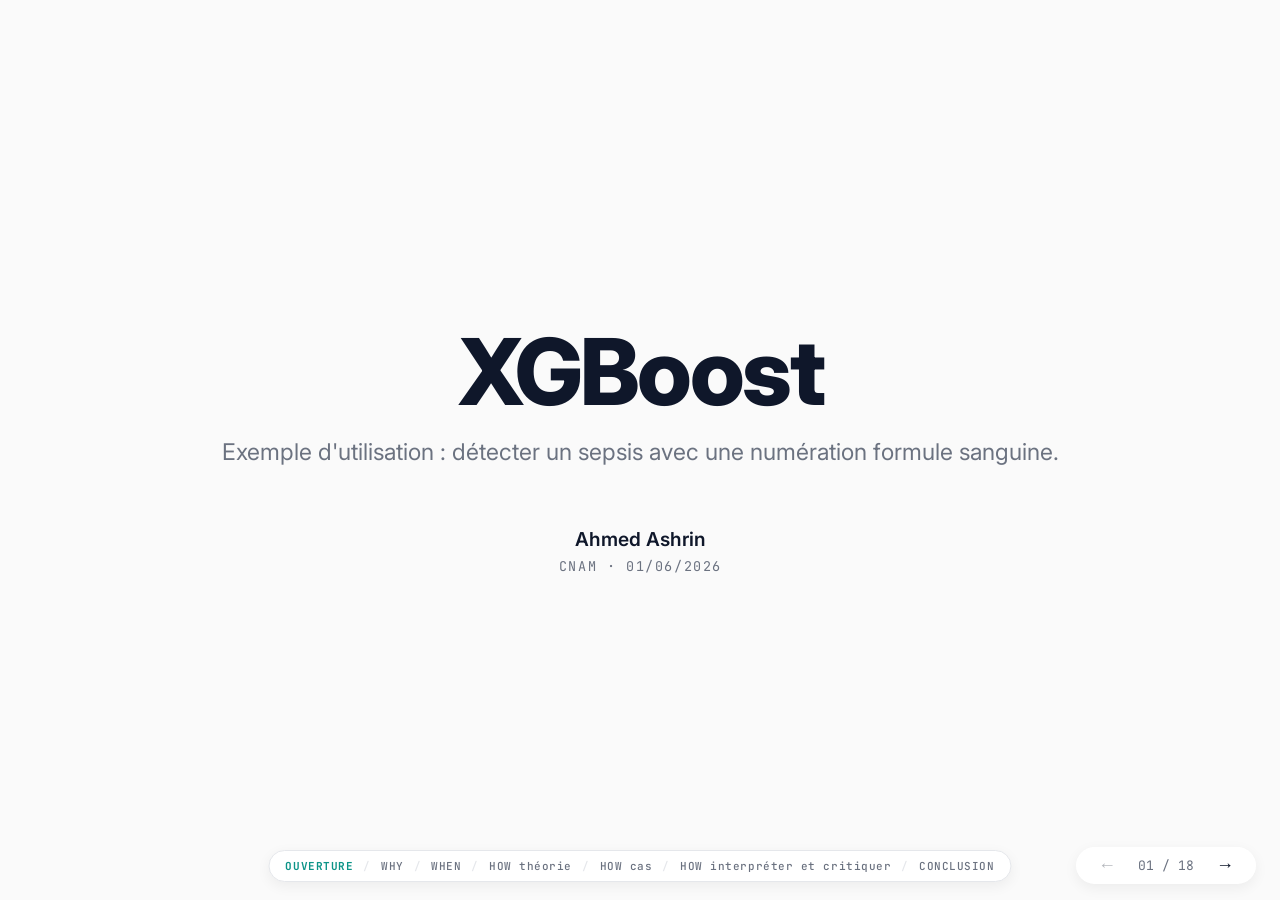
<file: index.html>
<!DOCTYPE html>
<html lang="fr">
<head>
  <meta charset="UTF-8">
  <meta name="viewport" content="width=device-width, initial-scale=1.0">
  <title>Détecter un sepsis avec une NFS</title>
  <link rel="preconnect" href="https://fonts.googleapis.com">
  <link rel="preconnect" href="https://fonts.gstatic.com" crossorigin>
  <link href="https://fonts.googleapis.com/css2?family=Inter:wght@300;400;500;600;700;800&family=JetBrains+Mono:wght@400;500&display=swap" rel="stylesheet">
  <link rel="stylesheet" href="assets/css/deck.css">
</head>
<body>
  <script>
    // Mode print : ?print=1 dans l'URL → empile toutes les slides et désactive
    // resize + nav. À utiliser avec Ctrl+P depuis Chrome pour exporter un PDF.
    if (location.search.indexOf('print') !== -1) {
      document.documentElement.classList.add('print-mode');
    }
  </script>
  <main class="deck">

    <!-- ============================================== S0 ============================================== -->
    <!-- ============================================== S_intro (titre) ============================================== -->
    <section class="slide active title-slide" data-slide="S_intro">
      <h1>XGBoost</h1>
      <div class="title-subtitle">Exemple d'utilisation : détecter un sepsis avec une numération formule sanguine.</div>
      <div class="title-meta">
        <div class="title-author">Ahmed Ashrin</div>
        CNAM &middot; 01/06/2026
      </div>
    </section>

    <!-- ============================================== S0 ============================================== -->
    <section class="slide" data-slide="S0">
      <h1>Détecter un sepsis avec une numération formule sanguine.</h1>
      <div class="subtitle">Cas clinique appliqué à XGBoost et SHAP.</div>
      <div class="phrase-cle-haut">
        Une NFS ordinaire, 11 paramètres, quelques euros : peut-elle anticiper qu'une hémoculture reviendra positive ?
      </div>
      <div class="meta-row">
        <div class="meta-item">
          <div class="meta-label">Données</div>
          <div class="meta-value">Simulées, ~20 000 épisodes</div>
        </div>
        <div class="meta-item">
          <div class="meta-label">Cohorte</div>
          <div class="meta-value">6,5 % d'hémocultures positives chez les patients hospitalisés avec suspicion de bactériémie</div>
        </div>
        <div class="meta-item">
          <div class="meta-label">Variables</div>
          <div class="meta-value">11 NFS et mode de prise en charge</div>
        </div>
      </div>
      <div class="callout-teal" style="margin-top:auto;">
        <em>« Ne pas faire d'IA à tout prix. »</em> Le vrai sujet : savoir critiquer XGBoost, pas démontrer qu'il marche.
      </div>
    </section>

    <!-- ============================================== S0b structure du dataset ============================================== -->
    <section class="slide" data-slide="S0b">
      <h1 style="font-size:38px;">Le dataset, en un coup d'œil.</h1>
      <div class="phrase-cle-haut" style="font-size:18px; margin-top:14px;">
        20 000 patients adultes simulés, 12 variables d'entrée + 1 cible binaire. Prévalence d'hémocultures positives autour de 6 % (la cohorte que l'on prélève en suspicion de bactériémie).
      </div>

      <div class="s0b-grid">
        <div class="s0b-cats">
          <div class="s0b-cat">
            <div class="s0b-cat-title">Lignée blanche et formule</div>
            <ul>
              <li><strong>leucocytes</strong> (globules blancs totaux), G/L</li>
              <li><strong>PNN</strong> (polynucléaires neutrophiles, les premiers à monter en infection bactérienne), G/L</li>
              <li><strong>lymphocytes</strong>, G/L</li>
              <li><strong>NLR</strong> (ratio neutrophiles sur lymphocytes, marqueur de stress immunitaire)</li>
              <li><strong>granuleux immatures</strong> (myélémie, présence et %)</li>
              <li><strong>éosinophiles</strong>, G/L · <strong>monocytes</strong>, G/L</li>
            </ul>
          </div>
          <div class="s0b-cat">
            <div class="s0b-cat-title">Lignée rouge et plaquettes</div>
            <ul>
              <li><strong>hémoglobine</strong>, g/dL</li>
              <li><strong>plaquettes</strong>, G/L</li>
              <li><strong>VPM</strong> (volume plaquettaire moyen, en fL, ~5 % manquants)</li>
              <li><strong>RDW</strong> (indice de distribution des globules rouges, mesure la variabilité de leur taille, en %, ~10 % manquants)</li>
            </ul>
          </div>
          <div class="s0b-cat">
            <div class="s0b-cat-title">Contexte et cible</div>
            <ul>
              <li><strong>mode de prise en charge</strong> : Hospitalisé / Domicile / Soins de suite</li>
              <li><strong>hémoculture positive</strong> : cible binaire 0 ou 1 (présence de bactérie dans le sang)</li>
            </ul>
          </div>
        </div>

        <div class="s0b-side">
          <div class="s0b-stat">
            <div class="s0b-stat-label">Lignes</div>
            <div class="s0b-stat-value">20 000</div>
          </div>
          <div class="s0b-stat">
            <div class="s0b-stat-label">Prévalence positifs</div>
            <div class="s0b-stat-value">~6 %</div>
          </div>
          <div class="s0b-stat">
            <div class="s0b-stat-label">Variables d'entrée</div>
            <div class="s0b-stat-value">12</div>
          </div>
          <div class="s0b-stat">
            <div class="s0b-stat-label">Manquants</div>
            <div class="s0b-stat-value">~13 %</div>
          </div>
        </div>
      </div>

      <div class="phrase-cle-bas" style="font-size:14px;">
        Tabulaire, manquants réalistes, classes déséquilibrées, cible binaire : exactement le profil de problème que XGBoost gère bien.
      </div>
    </section>

    <!-- ============================================== S1a ============================================== -->
    <section class="slide" data-slide="S1a">
      <h1 style="font-size:38px;">Pourquoi XGBoost ici, le plafond des modèles simples.</h1>
      <div class="phrase-cle-haut" style="font-size:18px; margin-top:18px;">
        Sur le sepsis, la chaîne régression logistique puis Random Forest bute toujours sur le même mur : un recall qui s'effondre dès qu'on respecte la prévalence réelle.
      </div>

      <div class="defs-box">
        <div><strong>Accuracy</strong> : taux global de prédictions correctes.</div>
        <div><strong>Recall</strong> (sensibilité) : VP / (VP + FN), part des vrais positifs détectés.</div>
        <div><strong>AUC-PR</strong> : aire sous la courbe précision-rappel, adaptée aux cibles rares.</div>
        <div><strong>class_weight</strong> : option qui pondère plus fort les patients positifs pendant l'entraînement, pour empêcher le modèle de prédire « négatif » partout face à une cible rare.</div>
      </div>

      <div class="s1a-grid">
        <table class="metrics" id="s1a-table">
          <thead>
            <tr><th>Modèle</th><th>Accuracy</th><th>Recall @ 0,5</th><th>AUC-PR</th></tr>
          </thead>
          <tbody id="s1a-tbody">
            <tr><td>Régression logistique, classes équilibrées 50/50</td><td class="num">–</td><td class="num">–</td><td class="num">–</td></tr>
            <tr><td>Régression logistique, vraie prévalence 6,5 %</td><td class="num">–</td><td class="num">–</td><td class="num">–</td></tr>
            <tr><td>Random Forest, vraie prévalence (class_weight)</td><td class="num">–</td><td class="num">–</td><td class="num">–</td></tr>
          </tbody>
        </table>
        <div id="leucocytes-u"></div>
      </div>

      <div class="warn-card">
        Le piège accuracy : un classifieur qui prédit « négatif » à tout le monde atteint déjà <strong>0,93</strong> d'accuracy en ignorant tous les patients positifs. L'accuracy ment quand la cible est rare.
      </div>

      <div class="phrase-cle-bas">
        D'où vient ce mur ? De trois obstacles concrets qu'aucun des deux modèles ne lève entièrement.
      </div>
    </section>

    <!-- ============================================== S1b ============================================== -->
    <section class="slide" data-slide="S1b">
      <h1>Trois obstacles cliniques, trois besoins méthodologiques.</h1>
      <div class="phrase-cle-haut">Le sepsis-NFS pose trois problèmes différents. XGBoost en règle un par levier paramétrique.</div>
      <div class="obstacles-3panels" id="obstacles-3panels"></div>
      <div class="phrase-cle-bas">
        RL : aucun des trois levé. RF : un et demi. XGBoost : les trois. C'est ce qui justifie de « sortir le bazooka » ici, pas ailleurs.
      </div>
    </section>

    <!-- ============================================== S2a ============================================== -->
    <section class="slide" data-slide="S2a">
      <h1>Quand sortir XGBoost, quand s'abstenir.</h1>
      <div class="phrase-cle-haut">XGBoost n'est pas une réponse par défaut. C'est une réponse à un profil de problème précis.</div>
      <table class="compare">
        <thead>
          <tr><th>XGBoost est adapté quand...</th><th>XGBoost n'est PAS le bon choix quand...</th></tr>
        </thead>
        <tbody>
          <tr><td>Données tabulaires (lignes × colonnes)</td><td>Images, texte, audio (deep learning)</td></tr>
          <tr><td>Relations non linéaires, interactions entre variables</td><td>Relations linéaires propres (RL suffit)</td></tr>
          <tr><td>Données manquantes structurelles</td><td>Dataset très propre et complet</td></tr>
          <tr><td>Classes déséquilibrées</td><td>Besoin d'interprétabilité forte et simple</td></tr>
          <tr><td>Taille moyenne (10³ à 10⁶ observations)</td><td>Très petits jeux (&lt; 300 obs)</td></tr>
          <tr><td>Pas d'a priori sur la forme des relations</td><td>Visée d'inférence causale, pas prédictive</td></tr>
        </tbody>
      </table>
      <div class="phrase-cle-bas">
        Le sepsis-NFS coche les 5 premières conditions. Et c'est ce qui m'interdit de prétendre que XGBoost est partout la bonne réponse.
      </div>
    </section>

    <!-- ============================================== S2b ============================================== -->
    <section class="slide" data-slide="S2b">
      <h1 style="font-size:38px;">Métrique et seuil, deux décisions cliniques (pas techniques).</h1>
      <div class="phrase-cle-haut" style="font-size:17px; margin-top:12px;">
        En sepsis, un faux négatif tue. Une fausse alerte coûte une hémoculture. Le rapport de gravité dicte à la fois la <strong>métrique</strong> que l'on pilote et le <strong>seuil</strong> auquel on déclenche l'alerte.
      </div>
      <div id="trp-s2b" class="anim-anchor"></div>
      <div class="callout-teal" style="margin-top:12px; font-size:14px;">
        <strong>Glissez le curseur de 0,50 à 0,30</strong> : recall 72 % → 87 % (+14 sepsis détectés sur 100 vrais positifs), précision 29 % → 15 % (3 fausses alertes pour 1 vrai positif au lieu de 2). Cette bascule n'est pas la mienne, c'est celle du service.
        <span style="display:block;margin-top:8px;font-style:italic;font-size:13px;color:var(--muted);">La ROC reste flatteuse parce que les vrais négatifs (très nombreux) noient les fausses alertes au dénominateur de la spécificité. La PR ne triche pas : c'est pourquoi on pilote à l'AUC-PR.</span>
      </div>
      <div class="phrase-cle-bas" style="font-size:14px;">
        On pilote au recall et à l'AUC-PR. L'accuracy ne s'occupe pas du sort des patients qu'elle rate.
      </div>
    </section>

    <!-- ============================================== S3a ============================================== -->
    <section class="slide" data-slide="S3a">
      <h1 style="font-size:38px;">Bagging et boosting, deux philosophies opposées d'agrégation.</h1>
      <div class="phrase-cle-haut" style="font-size:18px; margin-top:18px;">
        Le boosting ne moyenne pas des avis indépendants. Il construit une chaîne d'arbres où chacun corrige le précédent.
      </div>
      <div class="s3a-grid">
        <div class="card">
          <h2>Bagging (Random Forest)</h2>
          <ul>
            <li>Bootstrap indépendants (échantillonnage avec remise)</li>
            <li>Sous-échantillonnage aléatoire des variables à chaque split</li>
            <li>Arbres entraînés en parallèle</li>
            <li>Prédiction : vote majoritaire ou moyenne</li>
            <li>Réduit la <strong>variance</strong></li>
          </ul>
        </div>
        <div class="card teal-border">
          <h2>Boosting (XGBoost)</h2>
          <ul>
            <li>Arbres entraînés en <strong>série</strong></li>
            <li>Chaque arbre se concentre sur les erreurs du précédent</li>
            <li>Prédiction : somme pondérée des arbres</li>
            <li>Réduit le <strong>biais</strong></li>
          </ul>
        </div>
      </div>
      <div id="bagging-boosting-schema" style="margin-top:14px; min-height:120px;"></div>
      <div class="phrase-cle-bas">
        Sur le sepsis, le bagging plafonne parce qu'aucun arbre individuel ne sait quoi faire des cas rares mal classés. Le boosting force la chaîne à se concentrer dessus.
      </div>
    </section>

    <!-- ============================================== S3b ============================================== -->
    <section class="slide" data-slide="S3b">
      <h1 style="font-size:38px;">Le gradient boosting apprend la suite des résidus.</h1>
      <div class="phrase-cle-haut" style="font-size:17px; margin-top:14px;">
        Chaque arbre ne réapprend pas le problème. Il apprend juste ce que le précédent n'a pas su faire.
        <br><strong>Résidu</strong> = écart entre la vérité (0 ou 1) et la probabilité prédite par le modèle à l'étape courante. Un résidu proche de 0 = patient bien classé. Un résidu loin de 0 = le modèle s'est trompé.
      </div>
      <div class="formula-box" style="font-size:15px; padding:10px 16px; margin:10px 0;">
        F<sub>m+1</sub>(x) = F<sub>m</sub>(x) + η · h<sub>m+1</sub>(x)
        <div class="formula-note" style="margin-top:6px; text-align:left;">
          <strong>F<sub>m</sub>(x)</strong> : modèle courant après m arbres (somme des sorties des m premiers arbres) ·
          <strong>η</strong> (learning rate) : facteur de freinage, on n'ajoute qu'une fraction de chaque nouvel arbre ·
          <strong>h<sub>m+1</sub></strong> : le nouvel arbre, entraîné à prédire les résidus du modèle F<sub>m</sub>.
        </div>
      </div>
      <div id="residuals-evolution" class="residuals-evolution"></div>
      <div class="phrase-cle-bas" style="font-size:14px;">
        L'animation montre la distribution des résidus à différentes itérations du boosting. Cliquez sur l'histogramme pour avancer manuellement, sinon la lecture est automatique.
      </div>
    </section>

    <!-- ============================================== S3c ============================================== -->
    <section class="slide" data-slide="S3c">
      <h1 style="font-size:36px;">Pourquoi XGBoost pénalise la complexité, et comment.</h1>
      <div class="phrase-cle-haut" style="font-size:16px; margin-top:10px;">
        Un modèle <strong>trop complexe</strong> (beaucoup d'arbres, feuilles aux valeurs extrêmes) finit par apprendre le <strong>bruit</strong> des données d'entraînement plutôt que le signal généralisable. C'est le surapprentissage. Trois leviers le contiennent.
      </div>
      <div class="defs-box" style="margin-top:8px;">
        <div><strong>Loss XGBoost</strong> = erreur de prédiction <em>+ pénalité de complexité</em>. Le modèle ne minimise pas que l'erreur d'apprentissage, il paye un coût pour chaque arbre ajouté et pour chaque feuille à valeur extrême. Cette pénalité pousse à un modèle <em>plus simple à erreur égale</em>.</div>
      </div>
      <div class="s3c-stack" style="margin-top:8px;">
        <div class="card teal-border">
          <h2 style="font-size:15px;">1. Learning rate η, freiner chaque arbre</h2>
          <p style="font-size:13px;">Au lieu d'ajouter l'arbre entier au modèle, on en garde une fraction η. Petit η = chaque arbre corrige peu, le modèle converge lentement et reste lisse. Évite que les premiers arbres surajustent.</p>
          <p class="card-tag" style="font-size:12px;">Sepsis : <strong>η = 0,05</strong> (lent, robuste)</p>
        </div>
        <div class="card teal-border">
          <h2 style="font-size:15px;">2. Régularisation L1 et L2 sur les feuilles</h2>
          <p style="font-size:13px;">Chaque feuille d'arbre porte un poids (la valeur prédite quand on y arrive). <strong>L1 (α)</strong> pénalise la magnitude du poids et pousse certaines feuilles à zéro (sparsity, feuilles « muettes »). <strong>L2 (λ)</strong> pénalise le carré du poids et évite les valeurs extrêmes (pas de feuille à +10 qui force une prédiction quasi certaine sur un petit groupe). Résultat : pas de sur-confiance locale.</p>
          <p class="card-tag" style="font-size:12px;">Sepsis : <strong>λ = 1, α = 0</strong></p>
        </div>
        <div class="card teal-border">
          <h2 style="font-size:15px;">3. Early stopping, arrêter avant le surapprentissage</h2>
          <p style="font-size:13px;">À chaque arbre ajouté, on évalue la loss sur un jeu de validation séparé. Tant qu'elle baisse, on continue. Quand elle stagne ou remonte (signe que le modèle commence à apprendre du bruit), on s'arrête. Trouve automatiquement le bon nombre d'arbres.</p>
          <p class="card-tag" style="font-size:12px;">Sepsis : <strong>early_stopping_rounds = 30, max_trees = 500</strong> (le modèle s'est arrêté à 67 arbres)</p>
        </div>
      </div>
      <div class="phrase-cle-bas" style="font-size:14px;">
        Trois leviers indépendants qui imposent la même discipline : préférer un modèle simple, à performance équivalente. C'est ce qui permet à XGBoost de généraliser plutôt que mémoriser.
      </div>
    </section>

    <!-- ============================================== S3d ============================================== -->
    <section class="slide" data-slide="S3d">
      <h1 style="font-size:38px;">Les valeurs manquantes, XGBoost apprend où les envoyer.</h1>
      <div class="phrase-cle-haut" style="font-size:17px; margin-top:14px;">
        Pas de moyenne, pas de médiane, pas de kNN. À chaque nœud d'arbre, le modèle apprend une direction par défaut pour les NaN (les valeurs absentes).
      </div>
      <div class="defs-box">
        <div><strong>NLR élevé</strong> : le ratio neutrophiles sur lymphocytes dépasse ~5, signe que les neutrophiles montent et les lymphocytes baissent, profil typique d'une infection bactérienne aiguë.</div>
        <div><strong>Imputation</strong> : remplacer une valeur manquante par une valeur fabriquée (moyenne, médiane, kNN, etc.) pour que l'algorithme puisse calculer. C'est ce que font régression logistique et random forest, qui n'acceptent pas les NaN.</div>
        <div><strong>Biais d'imputation</strong> : l'imputation introduit une information artificielle. Si on remplace toutes les RDW manquantes par la médiane, on suppose implicitement que ces patients ont une RDW « moyenne », ce qui peut être faux (un RDW manquant pourrait corréler avec le type d'analyseur, le service, la sévérité). XGBoost l'évite : il garde le « manquant » comme une information à part entière.</div>
      </div>
      <div id="nan-default-direction" style="margin-top:14px;"></div>
      <div class="phrase-cle-bas" style="font-size:14px;">
        Pour la NFS où VPM ou RDW peuvent manquer selon l'analyseur, c'est un avantage net : pas d'imputation, donc pas de biais d'imputation.
      </div>
    </section>

    <!-- ============================================== S3e ============================================== -->
    <section class="slide" data-slide="S3e">
      <h1 style="font-size:38px;"><code>scale_pos_weight</code>, la réponse paramétrique au déséquilibre.</h1>
      <div class="phrase-cle-haut" style="font-size:17px; margin-top:12px;">
        Le ratio négatifs sur positifs dans la cohorte devient directement le poids appliqué au gradient de la classe positive.
      </div>
      <div class="defs-box" style="margin-top:10px;">
        <div><strong>scale_pos_weight</strong> : hyperparamètre XGBoost qui multiplie le gradient (et la perte) des observations positives. Équilibre artificiel des classes pendant l'apprentissage, sans rééchantillonner.</div>
      </div>
      <div class="s3e-grid">
        <div class="formula-box">
          <span id="s3e-spw-formula">scale_pos_weight ≈ ?</span>
          <div class="formula-note">ratio négatifs / positifs ≈ 93,5 / 6,5 sur le train stratifié</div>
        </div>
        <ul class="bullets">
          <li>Chaque erreur sur un positif compte environ <span id="s3e-spw-inline">15</span> fois plus dans la loss.</li>
          <li>Le modèle voit le problème comme s'il était quasi équilibré.</li>
          <li>Pas de SMOTE, pas de sous-échantillonnage destructif.</li>
        </ul>
      </div>
      <table class="metrics s3e-compare">
        <thead>
          <tr><th>Stratégie</th><th>Mécanisme</th><th>Inconvénient principal</th></tr>
        </thead>
        <tbody>
          <tr><td>Sous-échantillonnage des négatifs</td><td>jeter des observations</td><td>perd de l'information sur la classe majoritaire</td></tr>
          <tr><td>SMOTE</td><td>synthétiser des positifs artificiels</td><td>fragile en clinique, suspicion réglementaire</td></tr>
          <tr><td>Ajustement post-hoc du seuil</td><td>déplacer le seuil de décision</td><td>indépendant du modèle, à combiner</td></tr>
          <tr class="row-highlight"><td><strong>scale_pos_weight</strong></td><td>reweighting du gradient à l'apprentissage</td><td>augmente le risque de surapprentissage</td></tr>
        </tbody>
      </table>
      <div class="phrase-cle-bas">
        C'est UNE des stratégies, pas LA solution. Conscience requise : <code>scale_pos_weight</code> surajuste plus facilement, validation impérative.
      </div>
    </section>

    <!-- ============================================== S4a ============================================== -->
    <section class="slide" data-slide="S4a">
      <h1 style="font-size:42px;">XGBoost sur la cohorte simulée, les chiffres.</h1>
      <div class="phrase-cle-haut" style="font-size:18px; margin-top:16px;">
        Sur les métriques de discrimination (AUC), Random Forest et XGBoost se valent. Le saut de XGBoost, c'est sur le <strong>recall</strong> à seuil égal.
      </div>

      <table class="metrics" id="s4a-table" style="margin-top:22px;">
        <thead>
          <tr><th>Modèle</th><th>AUC-ROC</th><th>AUC-PR</th><th>Recall @ 0,5</th><th>Precision @ 0,5</th></tr>
        </thead>
        <tbody id="s4a-tbody">
          <tr><td>Régression logistique, prévalence réelle (naïve)</td><td class="num">–</td><td class="num">–</td><td class="num">–</td><td class="num">–</td></tr>
          <tr><td>Random Forest (class_weight)</td><td class="num">–</td><td class="num">–</td><td class="num">–</td><td class="num">–</td></tr>
          <tr class="row-highlight"><td><strong>XGBoost</strong></td><td class="num">–</td><td class="num">–</td><td class="num">–</td><td class="num">–</td></tr>
        </tbody>
      </table>

      <div class="phrase-cle-bas">
        Le gain XGBoost n'est pas dans la discrimination, il est dans la sensibilité à seuil égal. C'est exactement ce qu'on veut en sepsis.
      </div>
    </section>

    <!-- ============================================== S5a ============================================== -->
    <section class="slide" data-slide="S5a">
      <h1 style="font-size:38px;">SHAP, expliquer chaque prédiction individuellement.</h1>
      <div class="phrase-cle-haut" style="font-size:17px; margin-top:12px;">
        <strong>SHAP</strong> (SHapley Additive exPlanations) attribue à chaque variable une « part de responsabilité » dans la prédiction, pour <em>ce patient précis</em>.
      </div>

      <div class="defs-box" style="margin-top:10px;">
        <div><strong>L'idée intuitive.</strong> Imaginez 3 amis qui réalisent ensemble un projet et touchent 100 € de prime. Comment partager équitablement ? Lloyd Shapley (Nobel d'économie 2012) répond : chaque ami reçoit la moyenne de sa contribution marginale, calculée sur tous les ordres possibles dans lesquels les amis auraient pu rejoindre le projet.</div>
        <div><strong>Adaptation au ML</strong> (Lundberg et Lee, 2017) : les variables sont les « joueurs », la prédiction du modèle est le « gain ». La valeur SHAP d'une variable mesure de combien elle pousse la prédiction au-dessus ou en dessous de la moyenne du modèle.</div>
        <div><strong>En pratique pour un patient sepsis :</strong> SHAP me dit « pour CE patient, son NLR à 12 a poussé +1,8 vers bactériémie, sa lymphopénie a poussé +0,9, et son éosinopénie a poussé +0,4 ». La somme de toutes les contributions vaut exactement l'écart entre sa prédiction et la prévalence moyenne.</div>
      </div>

      <div class="s5a-grid" style="margin-top:10px;">
        <div class="card teal-border">
          <h2 style="font-size:16px;">SHAP fait</h2>
          <ul>
            <li>Explique une prédiction individuelle</li>
            <li>S'agrège en importance globale (moyenne des |φᵢ|)</li>
            <li>Détecte les dépendances suspectes du modèle</li>
            <li>Permet d'auditer un modèle après coup</li>
          </ul>
        </div>
        <div class="card brick-border">
          <h2 style="font-size:16px;">SHAP NE fait PAS</h2>
          <ul>
            <li>N'améliore PAS la prédiction (le modèle est déjà entraîné)</li>
            <li>N'équilibre PAS les classes</li>
            <li>Ne fait PAS d'inférence causale</li>
            <li>Ne corrige PAS un biais, il le <strong>révèle</strong></li>
          </ul>
        </div>
        <div id="shapley-30s" class="shapley-vignette"></div>
      </div>
      <div class="phrase-cle-bas" style="font-size:14px;">
        SHAP est un microscope, pas un correcteur. Il dit ce que le modèle a appris, pas si c'est juste.
      </div>
    </section>

    <!-- ============================================== S5b ============================================== -->
    <section class="slide" data-slide="S5b">
      <h1 style="font-size:38px;">Le modèle redécouvre la sémiologie infectieuse, et le U se reconfirme.</h1>
      <div class="phrase-cle-haut" style="font-size:18px; margin-top:18px;">
        Beeswarm : chaque point un patient, chaque ligne une variable, la couleur encode la valeur. La position horizontale = contribution SHAP.
      </div>
      <div class="s5b-grid">
        <div class="s5b-col">
          <div class="s5b-col-title">Beeswarm global (top variables)</div>
          <div id="shap-beeswarm" class="anim-anchor"></div>
          <div class="s5b-legend">
            NLR élevé, lymphopénie, éosinopénie, myélémie : tous poussent vers « bactériémie ». Le modèle redécouvre la sémiologie infectieuse de la NFS.
          </div>
        </div>
        <div class="s5b-col">
          <div class="s5b-col-title">Dependence plot, leucocytes</div>
          <div id="shap-dependence-leuco" class="anim-anchor"></div>
          <div class="s5b-legend">
            Forme en U : contribution SHAP positive aux deux extrêmes. C'est exactement le U identifié en S1a, le modèle l'a bien appris.
          </div>
        </div>
      </div>
      <div class="phrase-cle-bas">
        Le modèle redécouvre la clinique. Bon signe, mais pas suffisant pour le valider.
      </div>
    </section>

    <!-- ============================================== S5c ============================================== -->
    <section class="slide" data-slide="S5c">
      <h1 style="font-size:38px;">Waterfall d'un patient à risque très élevé, et un intrus dans les variables.</h1>
      <div class="phrase-cle-haut" style="font-size:16px; margin-top:12px;">
        Pour ce patient, le modèle prédit une probabilité proche de <span id="s5c-prob">1</span>. Le waterfall décompose cette prédiction : on part de la prévalence moyenne du modèle (base), chaque variable ajoute (en teal) ou retire (en brick) un peu de probabilité, jusqu'à la prédiction finale.
      </div>
      <div class="s5c-grid">
        <div class="s5c-col">
          <div id="shap-waterfall" class="anim-anchor"></div>
        </div>
        <div class="s5c-col">
          <div class="warn-card" style="font-size:13px;">
            <strong>L'intrus.</strong> Parmi les variables qui contribuent fortement, on retrouve <code>mode_Hospitalisé</code>. Ce n'est pas un paramètre de NFS, c'est un attribut de contexte. Le modèle l'a appris parce que les patients hospitalisés ont, dans nos données, une prévalence de bactériémie plus élevée (~6,6 %) que les patients à domicile (~3,2 %).
          </div>
          <div class="callout-teal" style="font-size:13px;">
            <strong>Pourquoi c'est un problème.</strong> Cette variable <em>prédit</em>, mais elle ne <em>cause</em> pas. Le fait qu'un patient soit hospitalisé est une <strong>conséquence</strong> de sa sévérité, pas une cause de bactériémie. Si on s'en sert pour décider à qui faire une hémoculture, on amplifie une inégalité : les patients à domicile (souvent moins sévères, mieux entourés, déjà mieux ressourcés) seraient déprioritisés. Le modèle <strong>reproduit et automatise</strong> une décision humaine antérieure (qui a été hospitalisé), avec un risque que ce biais soit demain présenté comme « scientifique ».
          </div>
          <div class="callout-teal" style="font-size:13px; background: rgba(245, 158, 11, 0.10); border-left-color: var(--amber);">
            <strong>Ce que SHAP a permis ici.</strong> Sans cet audit, le modèle aurait été déployé sans qu'on remarque que ses prédictions reposent en partie sur le contexte social. SHAP rend visible cette dépendance.
          </div>
        </div>
      </div>
      <div class="phrase-cle-bas" style="font-size:14px;">
        SHAP révèle, le clinicien décide. La question n'est pas technique, elle est éthique : faut-il garder cette variable ?
      </div>
    </section>

    <!-- ============================================== SC ============================================== -->
    <section class="slide" data-slide="SC">
      <h1>Une prédiction n'est pas une décision.</h1>
      <div class="phrase-cle-haut" style="font-size:26px;">
        Un modèle plus performant qui s'appuie sur une variable potentiellement biaisante est-il acceptable ?
      </div>
      <table class="recap" style="margin-top:32px;">
        <thead>
          <tr><th>Piège</th><th>Réponse de l'exposé</th></tr>
        </thead>
        <tbody>
          <tr><td>Déséquilibre 6,5 %</td><td>Stratégie consciente : scale_pos_weight et ajustement du seuil</td></tr>
          <tr><td>Variable sociale</td><td>Révélée par SHAP, à interroger systématiquement</td></tr>
          <tr><td>Choix de la métrique</td><td>Décision <strong>clinique</strong>, on pilote au recall et à l'AUC-PR</td></tr>
          <tr><td>Ce que SHAP fait</td><td>Explique, <strong>ne corrige ni n'équilibre</strong></td></tr>
          <tr><td>Performance vs équité</td><td>Arbitrage clinique, pas technique</td></tr>
        </tbody>
      </table>
    </section>

    <!-- ============================================== SBONUS ============================================== -->
    <section class="slide" data-slide="SBONUS">
      <h1 style="font-size:38px;">Pour rejouer ce pipeline sur des données réelles.</h1>
      <div class="phrase-cle-haut" style="font-size:18px; margin-top:18px;">
        Notre cohorte est simulée. Voici deux sources publiques, téléchargeables sans credentialing, pour répliquer la démarche.
      </div>

      <div class="bonus-grid">
        <div class="card teal-border">
          <h2>sbcdata, Steinbach et al. 2024</h2>
          <ul>
            <li><strong>528 000 patients</strong> (Leipzig, Greifswald, 2014 à 2021)</li>
            <li>NFS minimale : Hb, plaquettes, MCV, RBC, WBC + âge, sexe</li>
            <li>Label : sepsis ICD-10</li>
            <li>Licence : CC BY 4.0, aucun credentialing</li>
            <li class="link">DOI <code>10.5281/zenodo.10781419</code></li>
            <li class="link">Article : <em>Clin. Chem.</em> 70(3):506</li>
          </ul>
        </div>

        <div class="card">
          <h2>PhysioNet Challenge 2019</h2>
          <ul>
            <li><strong>40 336 patients</strong> (Beth Israel + Emory, US)</li>
            <li>Vitaux + biochimie + NFS partielle (WBC, Hb, Plt, Hct)</li>
            <li>Label : Sepsis-3 (SOFA et suspicion d'infection)</li>
            <li>Licence : CC BY 4.0, compte PhysioNet immédiat</li>
            <li class="link"><code>physionet.org/content/challenge-2019/1.0.0/</code></li>
            <li class="link">Article : Reyna et al. <em>Crit. Care Med.</em> 2020</li>
          </ul>
        </div>
      </div>

      <div class="warn-card" style="margin-top:18px;">
        <strong>Ajustements à prévoir.</strong> Pas de différentielle leucocytaire (neutro, lympho, éosino) dans ces deux sources. Le label diffère (ICD-10 ou Sepsis-3, pas hémoculture+ directe). Pas de variable « mode de prise en charge ». Pour répliquer le piège #2 (proxy social), il faudrait MIMIC-IV qui demande un credentialing PhysioNet de 5 à 14 jours.
      </div>

      <div class="phrase-cle-bas">
        Le pipeline est portable. La narration éthique demande une variable de contexte clinique, à choisir avec soin dans le dataset cible.
      </div>
    </section>

  </main>

  <nav class="deck-roadmap" aria-label="Plan de la présentation">
    <span data-section="opening">OUVERTURE</span><span class="sep">/</span>
    <span data-section="why">WHY</span><span class="sep">/</span>
    <span data-section="when">WHEN</span><span class="sep">/</span>
    <span data-section="how-theorie">HOW théorie</span><span class="sep">/</span>
    <span data-section="how-cas">HOW cas</span><span class="sep">/</span>
    <span data-section="how-interp">HOW interpréter et critiquer</span><span class="sep">/</span>
    <span data-section="closing">CONCLUSION</span>
  </nav>

  <nav class="deck-nav" aria-label="Navigation du deck">
    <button id="prev" aria-label="Slide précédente">←</button>
    <span id="counter">01 / 01</span>
    <button id="next" aria-label="Slide suivante">→</button>
  </nav>

  <script src="assets/js/data-loader.js" defer></script>
  <script src="assets/js/animations/obstacles-3panels.js" defer></script>
  <script src="assets/js/animations/nan-default-direction.js" defer></script>
  <script src="assets/js/animations/leucocytes-u.js" defer></script>
  <script src="assets/js/animations/bagging-vs-boosting.js" defer></script>
  <script src="assets/js/animations/residuals-evolution.js" defer></script>
  <script src="assets/js/animations/shapley-30s.js" defer></script>
  <script src="assets/js/animations/beeswarm.js" defer></script>
  <script src="assets/js/animations/dependence-leucocytes.js" defer></script>
  <script src="assets/js/animations/waterfall-patient.js" defer></script>
  <script src="assets/js/animations/threshold-roc-pr.js" defer></script>
  <script src="assets/js/slide-resizer.js" defer></script>
  <script src="assets/js/deck-navigation.js" defer></script>

  <script>
    // Mode print : on attend que les scripts defer aient tourné, qu'on ait
    // les données, puis on monte les animations de chaque slide une à une.
    if (location.search.indexOf('print') !== -1) {
      window.addEventListener('DOMContentLoaded', async () => {
        try { await window.deckDataReady; } catch (e) { /* on tente quand même */ }
        await new Promise(r => setTimeout(r, 150));
        const slides = document.querySelectorAll('.slide');
        for (let i = 0; i < slides.length; i++) {
          document.dispatchEvent(new CustomEvent('slidechange', {
            detail: { index: i, slide: slides[i] }
          }));
          await new Promise(r => setTimeout(r, 250));
        }
        document.title = 'Sepsis XGBoost — version PDF';
      });
    }
  </script>

  <script>
    // Helpers
    function fmt2(n) {
      if (n === null || n === undefined || Number.isNaN(n)) return '–';
      return Number(n).toFixed(2).replace('.', ',');
    }

    function mountOnce(target, fn) {
      if (!target || target.dataset.mounted === '1') return;
      fn(target);
      target.dataset.mounted = '1';
    }

    // ---- Data-driven population ---------------------------------------------------------------
    function populateS1a(data) {
      const m = data && data.metrics;
      if (!m) return;
      const tbody = document.getElementById('s1a-tbody');
      if (!tbody) return;
      const rl_eq = m.rl_equilibre || {};
      const rl_naive = m.rl_reel_naive || m.rl_reel || {};
      const rf = m.rf_balanced || m.rf || {};
      const recall = obj => (obj && obj.at_50 && obj.at_50.recall != null) ? obj.at_50.recall : null;
      const accuracy = obj => (obj && obj.at_50 && obj.at_50.accuracy != null) ? obj.at_50.accuracy : null;
      tbody.innerHTML = `
        <tr>
          <td>Régression logistique, classes équilibrées 50/50</td>
          <td class="num">${fmt2(accuracy(rl_eq))}</td>
          <td class="num">${fmt2(recall(rl_eq))}</td>
          <td class="num">${fmt2(rl_eq.auc_pr)}</td>
        </tr>
        <tr>
          <td>Régression logistique, vraie prévalence 6,5 % (naïve)</td>
          <td class="num">${fmt2(accuracy(rl_naive))}</td>
          <td class="num highlight-brick">${fmt2(recall(rl_naive))}</td>
          <td class="num">${fmt2(rl_naive.auc_pr)}</td>
        </tr>
        <tr>
          <td>Random Forest, vraie prévalence (class_weight)</td>
          <td class="num">${fmt2(accuracy(rf))}</td>
          <td class="num highlight">${fmt2(recall(rf))}</td>
          <td class="num">${fmt2(rf.auc_pr)}</td>
        </tr>
      `;
    }

    function populateS3e(data) {
      const spw = data && data.scale_pos_weight;
      if (!spw) return;
      const v = Math.round(spw);
      const fEl = document.getElementById('s3e-spw-formula');
      const iEl = document.getElementById('s3e-spw-inline');
      if (fEl) fEl.textContent = 'scale_pos_weight ≈ ' + v;
      if (iEl) iEl.textContent = String(v);
    }

    function populateS4a(data) {
      const m = data && data.metrics;
      if (!m) return;
      const tbody = document.getElementById('s4a-tbody');
      if (!tbody) return;
      const rl_naive = m.rl_reel_naive || m.rl_reel || {};
      const rf = m.rf_balanced || m.rf || {};
      const xgb = m.xgb || {};
      const recall50 = obj => (obj && obj.at_50 && obj.at_50.recall != null) ? obj.at_50.recall : null;
      const prec50   = obj => (obj && obj.at_50 && obj.at_50.precision != null) ? obj.at_50.precision : null;
      const rows = [
        ['RL prévalence réelle (naïve)', rl_naive, false],
        ['Random Forest (class_weight)', rf, false],
        ['XGBoost',                       xgb, true],
      ];
      tbody.innerHTML = rows.map(([name, x, hl]) => `
        <tr>
          <td>${name}</td>
          <td class="num">${fmt2(x.auc_roc)}</td>
          <td class="num">${fmt2(x.auc_pr)}</td>
          <td class="num ${hl ? 'highlight' : ''}">${fmt2(recall50(x))}</td>
          <td class="num">${fmt2(prec50(x))}</td>
        </tr>
      `).join('');
    }

    function populateS5c(data) {
      const w = data && data.shap_waterfall_patient_99pct;
      if (!w) return;
      const p = w.final_prob;
      if (p != null) {
        const el = document.getElementById('s5c-prob');
        if (el) el.textContent = fmt2(p);
      }
    }

    // Populate dès que la data est prête (3 stratégies pour gérer le timing inline vs defer)
    function runAllPopulates(data) {
      populateS1a(data);
      populateS3e(data);
      populateS4a(data);
      populateS5c(data);
    }
    if (window.deckData) {
      runAllPopulates(window.deckData);
    } else if (window.deckDataReady && typeof window.deckDataReady.then === 'function') {
      window.deckDataReady.then(runAllPopulates).catch(() => {});
    } else {
      document.addEventListener('deckdataready', function once(e) {
        document.removeEventListener('deckdataready', once);
        runAllPopulates(e.detail);
      });
    }

    // ---- Roadmap persistante --------------------------------------------------------------
    // Mappe chaque slide à sa section. Le bloc roadmap est positionné en fixe (CSS).
    const ROADMAP_SECTIONS = ['opening', 'why', 'when', 'how-theorie', 'how-cas', 'how-interp', 'closing'];
    const SLIDE_TO_SECTION = {
      'S_intro': 'opening', 'S0':  'opening',   'S0b': 'opening',
      'S1a': 'why',       'S1b': 'why',
      'S2a': 'when',      'S2b': 'when',
      'S3a': 'how-theorie', 'S3b': 'how-theorie', 'S3c': 'how-theorie', 'S3d': 'how-theorie', 'S3e': 'how-theorie',
      'S4a': 'how-cas',
      'S5a': 'how-interp','S5b': 'how-interp','S5c': 'how-interp',
      'SC':  'closing',   'SBONUS': 'closing',
    };
    function updateRoadmap(slideKey) {
      const section = SLIDE_TO_SECTION[slideKey] || 'opening';
      const idx = ROADMAP_SECTIONS.indexOf(section);
      document.querySelectorAll('.deck-roadmap span[data-section]').forEach(el => {
        const sec = el.dataset.section;
        const i = ROADMAP_SECTIONS.indexOf(sec);
        el.classList.remove('active', 'done');
        if (i < idx) el.classList.add('done');
        else if (i === idx) el.classList.add('active');
      });
    }
    document.addEventListener('slidechange', e => {
      const slide = e.detail && e.detail.slide;
      if (slide) updateRoadmap(slide.dataset.slide);
    });
    // État initial
    updateRoadmap('S0');

    // ---- slidechange : animations ------------------------------------------------------------
    document.addEventListener('slidechange', async e => {
      const slide = e.detail.slide;
      if (!slide) return;
      const s = slide.dataset.slide;

      // S1a : leucocytes U
      if (s === 'S1a' && window.mountLeucocytesU) {
        const target = document.getElementById('leucocytes-u');
        mountOnce(target, t => window.mountLeucocytesU(t));
      }

      // S1b : obstacles
      if (s === 'S1b' && window.mountObstacles3Panels) {
        const target = document.getElementById('obstacles-3panels');
        mountOnce(target, t => window.mountObstacles3Panels(t));
      }

      // S2b : threshold ROC PR (init 0.5)
      if (s === 'S2b') {
        const target = document.getElementById('trp-s2b');
        if (target && target.dataset.mounted !== '1' && window.mountThresholdRocPR) {
          try {
            await window.deckDataReady;
            window.mountThresholdRocPR(target, window.deckData, 0.5);
            target.dataset.mounted = '1';
          } catch (err) { console.error('[S2b] mount failed', err); }
        }
      }

      // S3a : bagging vs boosting
      if (s === 'S3a' && window.mountBaggingVsBoosting) {
        const target = document.getElementById('bagging-boosting-schema');
        mountOnce(target, t => window.mountBaggingVsBoosting(t));
      }

      // S3b : residuals evolution (data-driven)
      if (s === 'S3b') {
        const target = document.getElementById('residuals-evolution');
        if (target && target.dataset.mounted !== '1' && window.mountResidualsEvolution) {
          try {
            await window.deckDataReady;
            window.mountResidualsEvolution(target, window.deckData);
            target.dataset.mounted = '1';
          } catch (err) { console.error('[S3b] mount failed', err); }
        }
      }

      // S3d : NaN default direction
      if (s === 'S3d' && window.mountNanDefaultDirection) {
        const target = document.getElementById('nan-default-direction');
        mountOnce(target, t => window.mountNanDefaultDirection(t));
      }

      // S5a : Shapley 30s
      if (s === 'S5a' && window.mountShapley30s) {
        const target = document.getElementById('shapley-30s');
        mountOnce(target, t => window.mountShapley30s(t));
      }

      // S5b : beeswarm + dependence
      if (s === 'S5b') {
        const tBee = document.getElementById('shap-beeswarm');
        const tDep = document.getElementById('shap-dependence-leuco');
        try {
          await window.deckDataReady;
          if (tBee && tBee.dataset.mounted !== '1' && window.mountBeeswarm) {
            window.mountBeeswarm(tBee, window.deckData);
            tBee.dataset.mounted = '1';
          }
          if (tDep && tDep.dataset.mounted !== '1' && window.mountDependenceLeucocytes) {
            window.mountDependenceLeucocytes(tDep, window.deckData);
            tDep.dataset.mounted = '1';
          }
        } catch (err) { console.error('[S5b] mount failed', err); }
      }

      // S5c : waterfall
      if (s === 'S5c') {
        const target = document.getElementById('shap-waterfall');
        if (target && target.dataset.mounted !== '1' && window.mountWaterfallPatient) {
          try {
            await window.deckDataReady;
            window.mountWaterfallPatient(target, window.deckData);
            target.dataset.mounted = '1';
          } catch (err) { console.error('[S5c] mount failed', err); }
        }
      }
    });
  </script>
</body>
</html>
</file>
<file: assets/css/deck.css>
:root {
  --bg:         #FAFAFA;
  --surface:    #FFFFFF;
  --text:       #0F172A;
  --text-soft:  #1F2937;
  --muted:      #6B7280;
  --border:     #E5E7EB;
  --teal:       #0D9488;
  --teal-soft:  rgba(13, 148, 136, 0.08);
  --brick:      #D14545;
  --brick-soft: rgba(209, 69, 69, 0.07);
  --amber:      #F59E0B;
  --slide-w:    1280px;
  --slide-h:    720px;
}

* { margin: 0; padding: 0; box-sizing: border-box; }
html, body {
  background: var(--bg);
  color: var(--text);
  font-family: 'Inter', system-ui, sans-serif;
  font-weight: 400;
  min-height: 100vh;
  overflow: hidden;
}

.deck {
  position: fixed;
  inset: 0;
  display: grid;
  place-items: center;
}

.slide {
  width: var(--slide-w);
  height: var(--slide-h);
  background: var(--bg);
  padding: 64px 72px;
  display: none;
  flex-direction: column;
  position: relative;
  transform-origin: center;
  flex-shrink: 0;
  will-change: transform;
  overflow: hidden;
}

.slide.active { display: flex; }

/* Mode print : ?print=1 dans l'URL, à utiliser avec Ctrl+P */
html.print-mode,
html.print-mode body {
  background: #fff !important;
  overflow: auto !important;
  height: auto !important;
  min-height: auto !important;
}
html.print-mode .deck-nav,
html.print-mode .deck-roadmap { display: none !important; }
html.print-mode .deck {
  position: static !important;
  inset: auto !important;
  display: block !important;
  width: 100% !important;
  height: auto !important;
}
html.print-mode .slide {
  display: flex !important;
  zoom: 1 !important;
  width: 1280px !important;
  height: 720px !important;
  margin: 0 auto 8px !important;
  page-break-after: always;
  break-after: page;
  box-shadow: 0 0 0 1px #E5E7EB;
}
@page { size: 1280px 720px; margin: 0; }
@media print {
  html, body {
    background: #fff !important;
    overflow: visible !important;
    height: auto !important;
  }
  .deck-nav, .deck-roadmap { display: none !important; }
  .deck {
    position: static !important;
    inset: auto !important;
    display: block !important;
    width: 100% !important;
    height: auto !important;
  }
  .slide {
    display: flex !important;
    zoom: 1 !important;
    width: 1280px !important;
    height: 720px !important;
    margin: 0 !important;
    page-break-after: always;
    break-after: page;
    box-shadow: none !important;
  }
}

.slide h1 {
  font-weight: 800;
  font-size: 50px;
  line-height: 1.05;
  letter-spacing: -0.02em;
  color: var(--text);
}
.slide h2 {
  font-weight: 700;
  font-size: 28px;
  color: var(--text);
  margin-top: 0;
}
.slide .subtitle {
  font-weight: 500;
  font-size: 18px;
  color: var(--muted);
  margin-top: 8px;
}
.slide.title-slide {
  align-items: center;
  justify-content: center;
  text-align: center;
}
.slide.title-slide h1 {
  font-size: 96px;
  letter-spacing: -0.03em;
  margin: 0;
}
.slide.title-slide .title-subtitle {
  font-size: 24px;
  color: var(--muted);
  margin-top: 18px;
  font-weight: 400;
}
.slide.title-slide .title-meta {
  margin-top: 64px;
  font-family: "JetBrains Mono", ui-monospace, monospace;
  font-size: 14px;
  color: var(--muted);
  letter-spacing: 0.12em;
  text-transform: uppercase;
}
.slide.title-slide .title-author {
  font-family: "Inter", system-ui, sans-serif;
  font-size: 20px;
  color: var(--text);
  font-weight: 600;
  margin-bottom: 6px;
  letter-spacing: 0;
  text-transform: none;
}
.slide .phrase-cle-haut {
  font-weight: 400;
  font-size: 22px;
  color: var(--text-soft);
  margin-top: 28px;
  padding-left: 26px;
  border-left: 4px solid var(--teal);
  line-height: 1.4;
}
.slide .phrase-cle-bas {
  margin-top: auto;
  font-weight: 500;
  font-size: 17px;
  color: var(--text-soft);
  padding: 14px 20px;
  background: var(--teal-soft);
  border-left: 4px solid var(--teal);
}

.warn-card {
  background: var(--brick-soft);
  border-left: 4px solid var(--brick);
  padding: 14px 18px;
  font-size: 15px;
  color: var(--text-soft);
}

.callout-teal {
  background: var(--teal-soft);
  border-left: 4px solid var(--teal);
  padding: 14px 18px;
  font-size: 15px;
  color: var(--text-soft);
}

table.metrics {
  border-collapse: collapse;
  width: 100%;
  margin-top: 20px;
  font-size: 14px;
}
table.metrics th, table.metrics td {
  padding: 10px 14px;
  border-bottom: 1px solid var(--border);
  text-align: left;
}
table.metrics th {
  font-weight: 600;
  font-size: 11px;
  letter-spacing: 0.08em;
  text-transform: uppercase;
  color: var(--muted);
}
table.metrics td.num {
  font-family: 'JetBrains Mono', monospace;
  font-variant-numeric: tabular-nums;
}
table.metrics td.highlight {
  color: var(--teal);
  font-weight: 600;
}

.deck-nav {
  position: fixed;
  bottom: 16px;
  right: 24px;
  display: flex;
  align-items: center;
  gap: 14px;
  font-family: 'JetBrains Mono', monospace;
  font-size: 13px;
  color: var(--muted);
  background: var(--surface);
  padding: 8px 14px;
  border-radius: 999px;
  box-shadow: 0 4px 14px rgba(0,0,0,0.06);
}
.deck-nav button {
  background: none;
  border: none;
  cursor: pointer;
  font-size: 18px;
  color: var(--text);
  padding: 0 8px;
}
.deck-nav button:hover { color: var(--teal); }
.deck-nav button:disabled { opacity: 0.3; cursor: default; }

/* === Phase C additions === */

/* S0 meta row + roadmap */
.meta-row {
  display: flex;
  gap: 60px;
  margin-top: 36px;
}
.meta-item { display: flex; flex-direction: column; gap: 6px; max-width: 280px; }
.meta-label {
  font-weight: 600;
  font-size: 11px;
  letter-spacing: 0.12em;
  text-transform: uppercase;
  color: var(--teal);
}
.meta-value { font-size: 15px; color: var(--text-soft); }

.roadmap {
  margin-top: 18px;
  display: flex;
  align-items: center;
  gap: 12px;
  font-family: 'JetBrains Mono', monospace;
  font-size: 11px;
  font-weight: 500;
  color: var(--muted);
  letter-spacing: 0.05em;
}
.roadmap .sep { color: var(--border); }
.roadmap span.active { color: var(--teal); }

/* S1b 3 obstacles */
.obstacles-3panels {
  display: grid;
  grid-template-columns: 1fr 1fr 1fr;
  gap: 24px;
  margin-top: 40px;
}
.obstacle {
  background: var(--surface);
  border: 1px solid var(--border);
  border-radius: 8px;
  padding: 20px;
  display: flex;
  flex-direction: column;
  align-items: center;
  gap: 12px;
}
.obstacle-svg svg { width: 100%; height: auto; max-height: 110px; }
.obstacle h3 { font-size: 16px; font-weight: 700; color: var(--text); text-align: center; }
.obstacle p  { font-size: 13px; color: var(--text-soft); text-align: center; }

/* S2a compare table */
table.compare {
  border-collapse: collapse;
  width: 100%;
  margin-top: 36px;
  font-size: 15px;
}
table.compare th {
  padding: 12px 16px;
  text-align: left;
  font-weight: 600;
  font-size: 11px;
  text-transform: uppercase;
  letter-spacing: 0.08em;
}
table.compare th:first-child { color: var(--teal); }
table.compare th:last-child  { color: var(--brick); }
table.compare td {
  padding: 10px 16px;
  border-top: 1px solid var(--border);
  color: var(--text-soft);
  width: 50%;
}

/* SC recap table */
table.recap { border-collapse: collapse; width: 100%; font-size: 14px; }
table.recap th, table.recap td { padding: 10px 16px; border-bottom: 1px solid var(--border); text-align: left; }
table.recap th:first-child { color: var(--brick); width: 30%; }
table.recap th:last-child  { color: var(--teal); }
table.recap td:first-child { font-weight: 600; }

/* === Phase D / E additions === */

/* Definitions box (S1a, S3e, S5a) */
.defs-box {
  background: var(--surface);
  border: 1px solid var(--border);
  border-radius: 6px;
  padding: 10px 16px;
  font-size: 12px;
  color: var(--muted);
  display: flex;
  flex-direction: column;
  gap: 4px;
  margin-top: 16px;
}
.defs-box strong { color: var(--text); }
.defs-box code { font-family: 'JetBrains Mono', monospace; font-size: 11px; color: var(--text); }

/* S1a grid (table + leucocytes U) */
.s1a-grid {
  display: grid;
  grid-template-columns: 1.7fr 1fr;
  gap: 24px;
  margin-top: 16px;
  align-items: start;
}
.s1a-grid table.metrics { margin-top: 0; }
#leucocytes-u { background: var(--surface); border: 1px solid var(--border); border-radius: 8px; padding: 10px; }

/* Highlight markers in tables */
table.metrics td.highlight-brick {
  color: var(--brick);
  font-weight: 700;
}

/* Formula box (S3b, S3e, S5a) */
.formula-box {
  background: var(--surface);
  border: 1px solid var(--border);
  border-radius: 6px;
  padding: 14px 20px;
  margin: 14px 0;
  font-family: 'JetBrains Mono', monospace;
  font-size: 16px;
  text-align: center;
  color: var(--text);
}
.formula-box code { color: var(--brick); }
.formula-note {
  font-family: 'Inter', sans-serif;
  font-size: 12px;
  color: var(--muted);
  margin-top: 6px;
  font-weight: 400;
}

/* Residuals evolution (S3b) - histogramme unique animé */
.residuals-evolution {
  display: flex;
  justify-content: center;
  align-items: center;
  margin-top: 8px;
  width: 100%;
}
.resi-block {
  background: var(--surface);
  border: 1px solid var(--border);
  padding: 12px 14px;
  border-radius: 6px;
}
.resi-label {
  font-family: 'JetBrains Mono', monospace;
  font-size: 11px;
  color: var(--muted);
  margin-bottom: 6px;
  text-transform: uppercase;
  letter-spacing: 0.06em;
}
.resi-bars {
  display: flex;
  align-items: flex-end;
  gap: 1px;
  height: 60px;
}
.resi-bar {
  flex: 1;
  background: var(--teal);
  min-height: 2px;
  border-radius: 1px 1px 0 0;
}

/* S3a grid + cards */
.s3a-grid {
  display: grid;
  grid-template-columns: 1fr 1fr;
  gap: 20px;
  margin-top: 18px;
}
.card {
  background: var(--surface);
  border: 1px solid var(--border);
  border-radius: 8px;
  padding: 16px 20px;
}
.card.teal-border  { border-left: 4px solid var(--teal); }
.card.brick-border { border-left: 4px solid var(--brick); }
.card h2 {
  font-size: 17px;
  font-weight: 700;
  margin-bottom: 8px;
  color: var(--text);
}
.card ul {
  list-style: none;
  padding: 0;
}
.card li {
  font-size: 13px;
  color: var(--text-soft);
  padding: 3px 0;
}
.card li::before {
  content: '• ';
  color: var(--teal);
  font-weight: 700;
  margin-right: 4px;
}
.card p { font-size: 13px; color: var(--text-soft); margin-top: 4px; }
.card .card-tag {
  margin-top: 8px;
  font-family: 'JetBrains Mono', monospace;
  font-size: 12px;
  color: var(--teal);
}
.card .card-tag strong { color: var(--text); }

/* S3c stacked cards */
.s3c-stack {
  display: flex;
  flex-direction: column;
  gap: 10px;
  margin-top: 16px;
}
.s3c-stack .card {
  padding: 10px 18px;
}
.s3c-stack .card h2 { font-size: 15px; margin-bottom: 2px; }
.s3c-stack .card p { font-size: 12px; margin-top: 2px; line-height: 1.35; }
.s3c-stack .card .card-tag { font-size: 11px; margin-top: 4px; }

/* S3e layout */
.s3e-grid {
  display: grid;
  grid-template-columns: 1fr 1fr;
  gap: 20px;
  margin-top: 12px;
  align-items: center;
}
.s3e-grid .bullets {
  list-style: none;
  padding: 0;
  font-size: 13px;
  color: var(--text-soft);
}
.s3e-grid .bullets li {
  padding: 4px 0;
  padding-left: 18px;
  position: relative;
}
.s3e-grid .bullets li::before {
  content: '▸';
  color: var(--teal);
  position: absolute;
  left: 0;
  top: 4px;
}
table.metrics.s3e-compare { margin-top: 12px; font-size: 13px; }
table.metrics.s3e-compare tr.row-highlight td { background: var(--teal-soft); }

/* S4a layout (table + lecture honnête) */
.s4a-grid {
  display: grid;
  grid-template-columns: 2fr 1fr;
  gap: 24px;
  margin-top: 24px;
  align-items: start;
}
.s4a-grid table.metrics { margin-top: 0; }

/* S5a layout (cards + Shapley vignette) */
.s5a-grid {
  display: grid;
  grid-template-columns: 1fr 1fr 0.8fr;
  gap: 16px;
  margin-top: 12px;
}
.s5a-grid .card { padding: 12px 16px; }
.s5a-grid .card h2 { font-size: 15px; }
.s5a-grid .card li { font-size: 12px; padding: 2px 0; }
.shapley-vignette {
  background: var(--surface);
  border: 1px solid var(--border);
  border-radius: 8px;
  padding: 10px;
  min-height: 80px;
}

/* S5b layout (beeswarm + dependence) */
.s5b-grid {
  display: grid;
  grid-template-columns: 1.2fr 1fr;
  gap: 20px;
  margin-top: 14px;
}
.s5b-col {
  display: flex;
  flex-direction: column;
  gap: 8px;
}
.s5b-col-title {
  font-weight: 600;
  font-size: 13px;
  color: var(--teal);
  text-transform: uppercase;
  letter-spacing: 0.08em;
}
.s5b-legend {
  font-size: 12px;
  color: var(--text-soft);
  background: var(--surface);
  border: 1px solid var(--border);
  border-radius: 6px;
  padding: 8px 12px;
}
#shap-beeswarm, #shap-dependence-leuco {
  background: var(--surface);
  border: 1px solid var(--border);
  border-radius: 8px;
  padding: 8px;
  min-height: 280px;
}

/* S5c layout */
.s5c-grid {
  display: grid;
  grid-template-columns: 1.2fr 1fr;
  gap: 20px;
  margin-top: 14px;
  align-items: start;
}
.s5c-col {
  display: flex;
  flex-direction: column;
  gap: 12px;
}
#shap-waterfall {
  background: var(--surface);
  border: 1px solid var(--border);
  border-radius: 8px;
  padding: 8px;
  min-height: 320px;
}
.callout-large {
  font-size: 14px;
  padding: 14px 18px;
}

/* Threshold ROC PR (S2b, S4b) */
.anim-anchor { margin-top: 12px; }
.threshold-roc-pr { width: 100%; }
.trp-row { display: flex; gap: 16px; }
.trp-numbers {
  justify-content: space-around;
  margin-bottom: 10px;
  background: var(--surface);
  border: 1px solid var(--border);
  border-radius: 8px;
  padding: 10px 16px;
}
.trp-metric {
  display: flex;
  flex-direction: column;
  align-items: center;
  flex: 1;
}
.trp-label {
  font-size: 10px;
  color: var(--muted);
  text-transform: uppercase;
  letter-spacing: 0.08em;
  margin-bottom: 2px;
}
.trp-value {
  font-family: 'JetBrains Mono', monospace;
  font-size: 24px;
  font-weight: 600;
  color: var(--text);
}
.trp-value.teal { color: var(--teal); }
.trp-value.muted { color: var(--muted); }
.trp-value.brick { color: var(--brick); }
.trp-slider { padding: 4px 4px 10px; }
.trp-slider input { width: 100%; accent-color: var(--teal); cursor: pointer; }
.trp-plots { gap: 14px; }
.trp-plot {
  flex: 1;
  background: var(--surface);
  border: 1px solid var(--border);
  border-radius: 6px;
  padding: 10px 12px;
  min-width: 0;
}
.trp-plot-title {
  font-size: 10px;
  color: var(--muted);
  text-transform: uppercase;
  letter-spacing: 0.08em;
  margin-bottom: 4px;
}
.trp-plot svg { width: 100%; height: auto; display: block; }
table.confusion {
  font-size: 11px;
  border-collapse: collapse;
  width: 100%;
  font-family: 'JetBrains Mono', monospace;
}
table.confusion th,
table.confusion td {
  padding: 5px 6px;
  border: 1px solid var(--border);
  text-align: center;
}
table.confusion th {
  background: var(--bg);
  font-weight: 600;
  color: var(--muted);
  font-family: 'Inter', sans-serif;
}
table.confusion td.ok   { color: var(--text); background: var(--teal-soft); }
table.confusion td.warn { color: var(--brick); background: var(--brick-soft); }
table.confusion td.bad  { color: var(--brick); font-weight: 700; background: var(--brick-soft); }

/* warn-card variant teal (S4a) - already covered by callout-teal */
.warn-card.teal {
  background: var(--teal-soft);
  border-left-color: var(--teal);
  color: var(--text-soft);
}


/* SBONUS layout, 2 sources side by side */
.bonus-grid {
  display: grid;
  grid-template-columns: 1fr 1fr;
  gap: 20px;
  margin-top: 18px;
  align-items: start;
}
.bonus-grid .card { padding: 18px 22px; }
.bonus-grid .card h2 { font-size: 18px; margin-bottom: 8px; }
.bonus-grid .card li { padding: 3px 0; font-size: 14px; }
.bonus-grid .card li.link { font-family: 'JetBrains Mono', monospace; font-size: 12px; color: var(--muted); }
.bonus-grid .card li.link code { font-size: 12px; color: var(--text); }

/* S_REAL layout : table on the left, two callouts stacked on the right */
.real-grid {
  display: grid;
  grid-template-columns: 1.3fr 1fr;
  gap: 20px;
  margin-top: 14px;
  align-items: start;
}
.real-side {
  display: flex;
  flex-direction: column;
  gap: 12px;
}
.src-note {
  font-size: 11px;
  color: var(--muted);
  margin-top: 8px;
  font-style: italic;
}
.src-note em { font-style: italic; color: var(--text-soft); }

/* Roadmap globale, fixe en bas centre */
.deck-roadmap {
  position: fixed;
  bottom: 18px;
  left: 50%;
  transform: translateX(-50%);
  display: flex;
  align-items: center;
  gap: 10px;
  background: var(--surface);
  border: 1px solid var(--border);
  padding: 8px 16px;
  border-radius: 999px;
  box-shadow: 0 4px 14px rgba(0,0,0,0.06);
  font-family: 'JetBrains Mono', monospace;
  font-size: 11px;
  font-weight: 500;
  color: var(--muted);
  letter-spacing: 0.05em;
  z-index: 50;
  max-width: 92vw;
  white-space: nowrap;
}
.deck-roadmap .sep { color: var(--border); }
.deck-roadmap span[data-section] { transition: color 0.25s ease; }
.deck-roadmap span[data-section].active {
  color: var(--teal);
  font-weight: 700;
}
.deck-roadmap span[data-section].done {
  color: var(--text-soft);
}

/* S0b structure du dataset */
.s0b-grid {
  display: grid;
  grid-template-columns: 2.2fr 1fr;
  gap: 22px;
  margin-top: 14px;
  align-items: start;
}
.s0b-table { font-size: 12px; margin-top: 0; }
.s0b-table th, .s0b-table td { padding: 5px 10px; }
.s0b-side { display: flex; flex-direction: column; gap: 8px; }
.s0b-stat {
  background: var(--surface);
  border: 1px solid var(--border);
  border-left: 3px solid var(--teal);
  border-radius: 4px;
  padding: 8px 12px;
}
.s0b-stat-label {
  font-size: 10px;
  text-transform: uppercase;
  letter-spacing: 0.08em;
  color: var(--muted);
  margin-bottom: 2px;
}
.s0b-stat-value {
  font-family: 'JetBrains Mono', monospace;
  font-size: 22px;
  font-weight: 600;
  color: var(--text);
  line-height: 1.1;
}

/* S0b nouveau layout categories */
.s0b-cats { display: flex; flex-direction: column; gap: 10px; }
.s0b-cat {
  background: var(--surface);
  border: 1px solid var(--border);
  border-left: 3px solid var(--teal);
  border-radius: 4px;
  padding: 8px 14px;
}
.s0b-cat-title {
  font-size: 11px;
  font-weight: 600;
  text-transform: uppercase;
  letter-spacing: 0.08em;
  color: var(--teal);
  margin-bottom: 4px;
}
.s0b-cat ul { list-style: none; padding-left: 0; margin: 0; }
.s0b-cat li {
  font-size: 13px;
  line-height: 1.4;
  color: var(--text-soft);
  padding: 2px 0;
}
.s0b-cat li strong { color: var(--text); }
</file>
